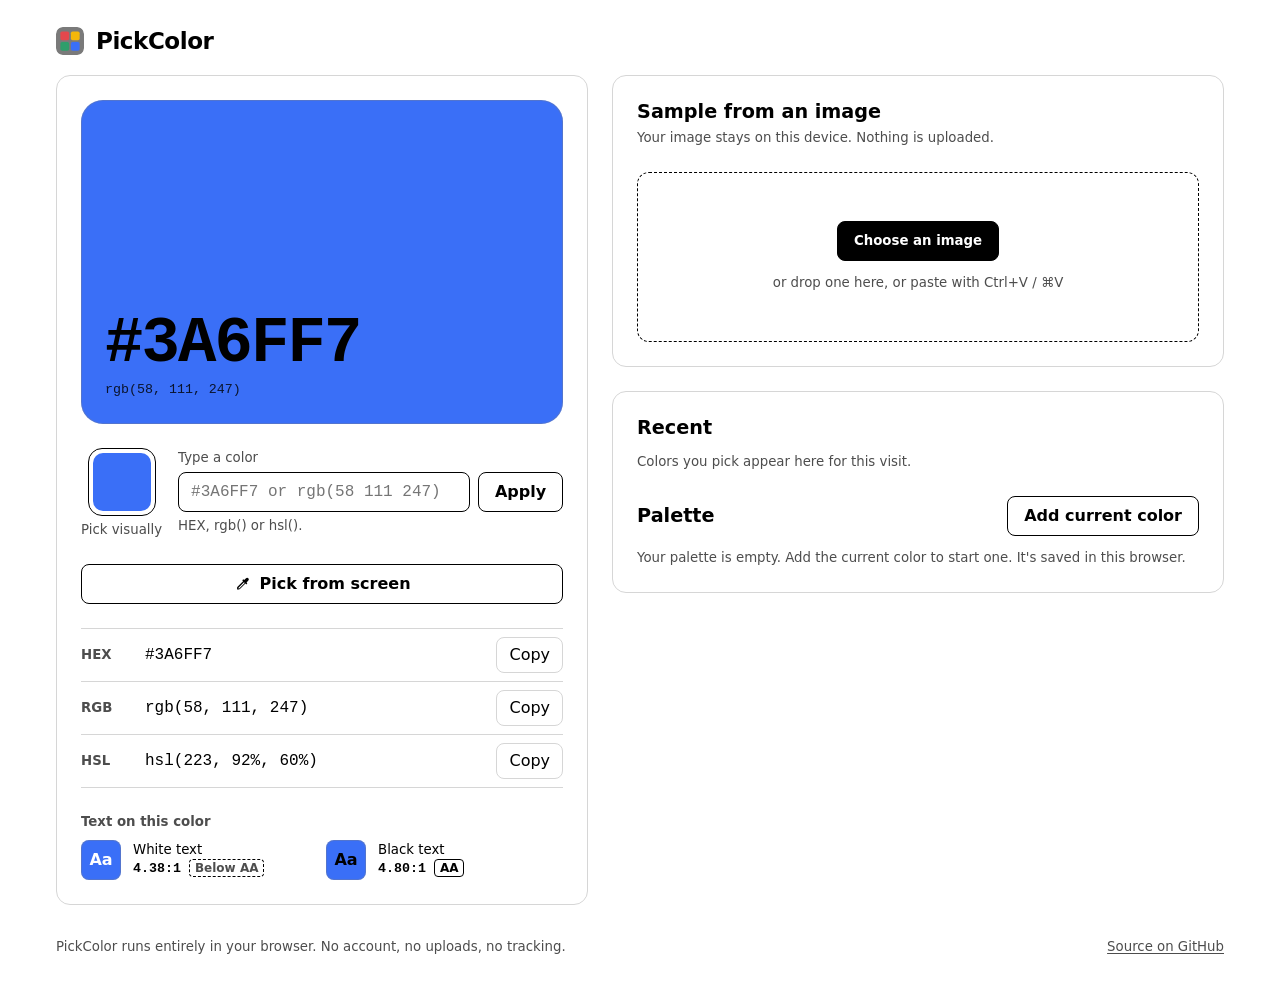
<file: index.html>
<!doctype html>
<html lang="en">
  <head>
    <meta charset="utf-8" />
    <meta name="viewport" content="width=device-width, initial-scale=1" />
    <meta name="color-scheme" content="light dark" />
    <meta
      name="description"
      content="PickColor is a free, private color picker that runs in your browser. Get HEX, RGB and HSL values, sample colors from your own images and build a palette."
    />
    <title>PickColor — color picker in your browser</title>
    <link rel="icon" href="./assets/icons/favicon.svg" type="image/svg+xml" />
    <link rel="stylesheet" href="./css/styles.css" />
    <link rel="stylesheet" href="./css/responsive.css" />
    <!-- Plain deferred scripts (not modules), so the page also works when opened
         straight from disk. Order matters: app.js runs last. -->
    <script defer src="./js/color-utils.js"></script>
    <script defer src="./js/clipboard.js"></script>
    <script defer src="./js/eyedropper.js"></script>
    <script defer src="./js/image-picker.js"></script>
    <script defer src="./js/palette.js"></script>
    <script defer src="./js/app.js"></script>
  </head>
  <body>
    <a class="skip-link" href="#main">Skip to the color workspace</a>

    <header class="masthead">
      <div class="brand">
        <img src="./assets/icons/favicon.svg" alt="" width="28" height="28" />
        <h1>PickColor</h1>
      </div>

    </header>

    <main id="main" class="workspace" tabindex="-1">
      <!-- Selected color: the focal point -->
      <section class="panel panel--color" aria-labelledby="color-heading">
        <h2 id="color-heading" class="visually-hidden">Selected color</h2>

        <div class="swatch" id="swatch" role="img" aria-label="Selected color">
          <span class="swatch__hex" id="swatch-hex">#3A6FF7</span>
          <span class="swatch__sub" id="swatch-sub">rgb(58, 111, 247)</span>
        </div>

        <div class="choose">
          <label class="color-well" for="color-input">
            <input type="color" id="color-input" value="#3a6ff7" />
            <span>Pick visually</span>
          </label>

          <form class="color-entry" id="color-entry" novalidate>
            <label for="color-text">Type a color</label>
            <div class="color-entry__row">
              <input
                type="text"
                id="color-text"
                inputmode="text"
                autocomplete="off"
                autocapitalize="off"
                spellcheck="false"
                placeholder="#3A6FF7 or rgb(58 111 247)"
                aria-describedby="color-text-hint color-text-error"
              />
              <button type="submit" class="button">Apply</button>
            </div>
            <p class="hint" id="color-text-hint">HEX, rgb() or hsl().</p>
            <p class="field-error" id="color-text-error" hidden></p>
          </form>
        </div>

        <div class="eyedropper" id="eyedropper">
          <button type="button" class="button button--wide" id="eyedropper-button" hidden>
            <svg aria-hidden="true" viewBox="0 0 24 24" width="18" height="18"><path d="M19.4 4.6a2.6 2.6 0 0 0-3.7 0l-2.2 2.2-1.1-1.1-1.4 1.4 1.1 1.1-7.4 7.4a2 2 0 0 0-.6 1.4v2.4h2.4a2 2 0 0 0 1.4-.6l7.4-7.4 1.1 1.1 1.4-1.4-1.1-1.1 2.2-2.2a2.6 2.6 0 0 0 0-3.7ZM7 18H6v-1l7.3-7.3 1 1L7 18Z" fill="currentColor"/></svg>
            Pick from screen
          </button>
          <p class="hint" id="eyedropper-note" hidden>
            Picking from anywhere on your screen needs a browser with the EyeDropper feature, such as Chrome or Edge on a computer. Sample from an image instead, or pick visually.
          </p>
        </div>

        <dl class="values" aria-label="Color values">
          <div class="values__row">
            <dt>HEX</dt>
            <dd><output id="value-hex">#3A6FF7</output></dd>
            <dd><button type="button" class="button button--quiet" data-copy="hex" aria-label="Copy HEX value">Copy</button></dd>
          </div>
          <div class="values__row">
            <dt>RGB</dt>
            <dd><output id="value-rgb">rgb(58, 111, 247)</output></dd>
            <dd><button type="button" class="button button--quiet" data-copy="rgb" aria-label="Copy RGB value">Copy</button></dd>
          </div>
          <div class="values__row">
            <dt>HSL</dt>
            <dd><output id="value-hsl">hsl(223, 92%, 60%)</output></dd>
            <dd><button type="button" class="button button--quiet" data-copy="hsl" aria-label="Copy HSL value">Copy</button></dd>
          </div>
        </dl>

        <div class="contrast" aria-labelledby="contrast-heading">
          <h3 id="contrast-heading">Text on this color</h3>
          <ul class="contrast__list">
            <li class="contrast__item" id="contrast-white">
              <span class="contrast__sample" aria-hidden="true">Aa</span>
              <span class="contrast__text"><span>White text</span><span><strong class="contrast__ratio">–</strong> <span class="contrast__rating"></span></span></span>
            </li>
            <li class="contrast__item" id="contrast-black">
              <span class="contrast__sample" aria-hidden="true">Aa</span>
              <span class="contrast__text"><span>Black text</span><span><strong class="contrast__ratio">–</strong> <span class="contrast__rating"></span></span></span>
            </li>
          </ul>
        </div>
      </section>

      <!-- Image sampling -->
      <section class="panel panel--sampler" aria-labelledby="sampler-heading">
        <div class="panel__head">
          <h2 id="sampler-heading">Sample from an image</h2>
          <p class="hint">Your image stays on this device. Nothing is uploaded.</p>
        </div>

        <div class="dropzone" id="dropzone">
          <div class="dropzone__empty" id="dropzone-empty">
            <input type="file" id="file-input" accept="image/*" class="visually-hidden" />
            <label for="file-input" class="button button--primary">Choose an image</label>
            <p>or drop one here, or paste with Ctrl+V / ⌘V</p>
          </div>

          <div class="stage" id="stage" hidden>
            <canvas
              id="sample-canvas"
              class="stage__canvas"
              tabindex="0"
              aria-label="Image to sample. Click or tap a point to pick its color."
              aria-describedby="sampler-help"
            ></canvas>
            <div class="reticle" id="reticle" hidden></div>
          </div>
        </div>

        <div class="sampler-bar" id="sampler-bar" hidden>
          <canvas class="loupe" id="loupe" width="120" height="120" aria-hidden="true"></canvas>
          <div class="sampler-bar__info">
            <p class="readout" id="hover-readout" aria-live="off">Point at the image to preview a color.</p>
            <p class="hint" id="sampler-help">Click or tap to pick. With the image selected, use the arrow keys to move (hold Shift for 10 pixels) and press Enter to pick.</p>
          </div>
          <div class="sampler-bar__actions">
            <label for="file-input" class="button button--quiet">Change image</label>
            <button type="button" class="button button--quiet" id="clear-image">Remove image</button>
          </div>
        </div>
      </section>

      <!-- Recent colors and palette -->
      <section class="panel panel--palette" aria-labelledby="palette-heading">
        <div class="recent">
          <h2 id="recent-heading">Recent</h2>
          <ul class="chips" id="recent-list" aria-labelledby="recent-heading"></ul>
          <p class="empty" id="recent-empty">Colors you pick appear here for this visit.</p>
        </div>

        <div class="palette">
          <div class="palette__head">
            <h2 id="palette-heading">Palette</h2>
            <button type="button" class="button" id="palette-add">Add current color</button>
          </div>
          <ol class="palette__list" id="palette-list" aria-labelledby="palette-heading"></ol>
          <p class="empty" id="palette-empty">Your palette is empty. Add the current color to start one. It's saved in this browser.</p>

          <div class="palette__export" id="palette-export" hidden>
            <button type="button" class="button button--quiet" id="export-css-copy">Copy as CSS variables</button>
            <button type="button" class="button button--quiet" id="export-css-download">Download CSS</button>
            <button type="button" class="button button--quiet" id="export-json-download">Download JSON</button>
            <button type="button" class="button button--quiet button--danger" id="palette-clear">Clear palette</button>
          </div>
        </div>
      </section>
    </main>

    <footer class="footer">
      <p>PickColor runs entirely in your browser. No account, no uploads, no tracking.</p>
      <p><a href="https://github.com/AnimeshHembram/PickColor">Source on GitHub</a></p>
    </footer>

    <div class="toast" id="status" role="status" aria-live="polite" aria-atomic="true"></div>

    <noscript>
      <p class="noscript">PickColor needs JavaScript to work. Turn it on in your browser settings and reload the page.</p>
    </noscript>
  </body>
</html>
</file>
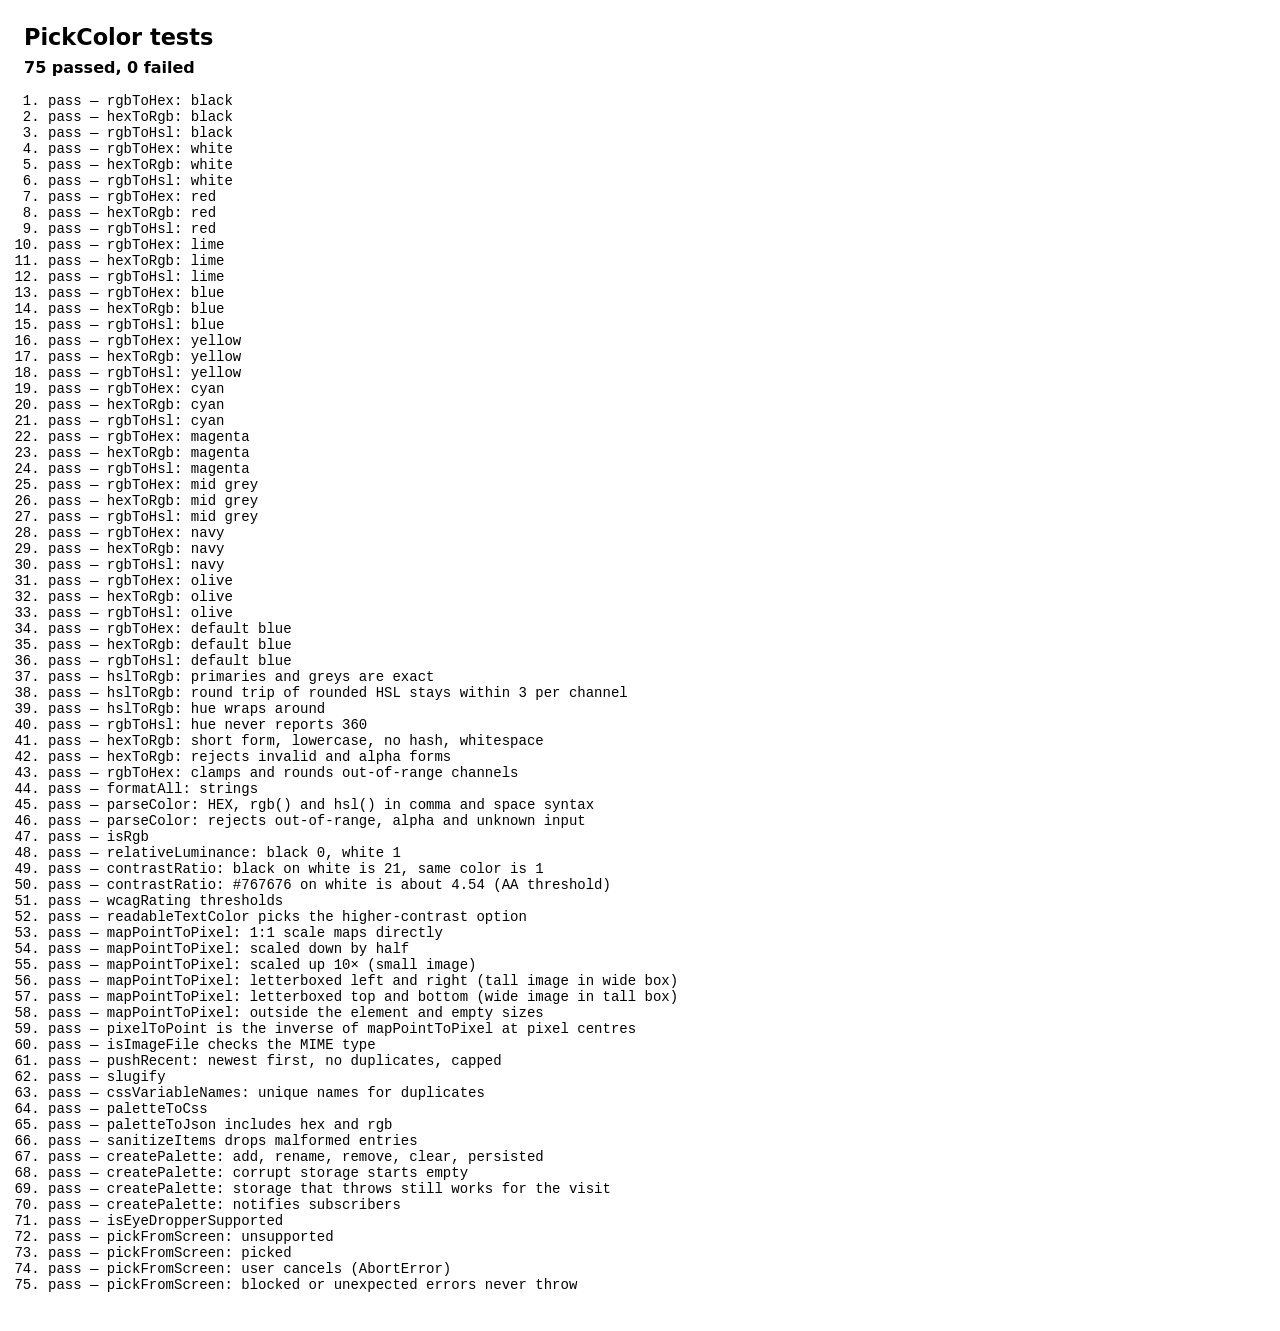
<file: tests/index.html>
<!doctype html>
<html lang="en">
  <head>
    <meta charset="utf-8" />
    <meta name="viewport" content="width=device-width, initial-scale=1" />
    <meta name="color-scheme" content="light dark" />
    <title>PickColor tests</title>
    <style>
      body {
        margin: 0;
        padding: 1.5rem;
        font-family: system-ui, sans-serif;
        background: Canvas;
        color: CanvasText;
      }
      h1 {
        font-size: 1.4rem;
        margin: 0 0 0.5rem;
      }
      #summary {
        font-weight: 650;
        margin: 0 0 1rem;
      }
      ol {
        padding-left: 1.5rem;
        font-family: ui-monospace, Consolas, monospace;
        font-size: 0.875rem;
      }
      li.fail {
        font-weight: 700;
      }
      li span {
        display: block;
        font-weight: 400;
      }
    </style>
  </head>
  <body>
    <h1>PickColor tests</h1>
    <p id="summary" role="status">Running…</p>
    <ol id="results"></ol>
    <!-- Plain scripts, so this page also works when opened straight from disk.
         Keep the order in step with tests/scripts.mjs. -->
    <script src="../js/color-utils.js"></script>
    <script src="../js/image-picker.js"></script>
    <script src="../js/palette.js"></script>
    <script src="../js/eyedropper.js"></script>
    <script src="./harness.js"></script>
    <script src="./color-utils.test.js"></script>
    <script src="./image-picker.test.js"></script>
    <script src="./palette.test.js"></script>
    <script src="./eyedropper.test.js"></script>
    <script>
      (async function () {
        const results = await window.PickColor.testHarness.run();
        const failed = results.filter((result) => !result.ok);
        const list = document.getElementById("results");

        for (const result of results) {
          const item = document.createElement("li");
          item.className = result.ok ? "pass" : "fail";
          item.textContent = (result.ok ? "pass" : "FAIL") + " — " + result.name;
          if (!result.ok) {
            const detail = document.createElement("span");
            detail.textContent = result.message;
            item.append(detail);
          }
          list.append(item);
        }

        document.getElementById("summary").textContent =
          (results.length - failed.length) + " passed, " + failed.length + " failed";
        document.title = (failed.length ? "✗" : "✓") + " PickColor tests";
        window.__testResults = results;
      })();
    </script>
  </body>
</html>
</file>
<file: css/styles.css>
/*
 * PickColor base styles.
 *
 * Design rule: a strictly black-and-white interface. Pure white with black
 * text, or pure black with white text when the system is in dark mode (there
 * is no manual switch). Greys are used only for hairlines and secondary text,
 * so the color you picked is the only color on screen. The selected color
 * swatch is the one bold element; everything else stays quiet.
 */

:root {
  color-scheme: light;

  --bg: #ffffff;
  --surface: #ffffff;
  --surface-2: #f0f0f0;
  --ink: #000000;
  --muted: #4d4d4d;
  --line: #d6d6d6;
  --line-strong: #000000;
  --danger: #000000;
  --focus-inner: #ffffff;
  --focus-outer: #000000;

  --font-ui: system-ui, -apple-system, "Segoe UI", Roboto, "Helvetica Neue", Arial, sans-serif;
  --font-value: ui-monospace, "Cascadia Mono", "SF Mono", Menlo, Consolas, "Liberation Mono", monospace;

  /* Type scale (1.2 minor third) */
  --step--1: 0.833rem;
  --step-0: 1rem;
  --step-1: 1.2rem;
  --step-2: 1.44rem;
  --step-hex: clamp(2.25rem, 5vw + 1rem, 4rem);

  --space-1: 0.25rem;
  --space-2: 0.5rem;
  --space-3: 0.75rem;
  --space-4: 1rem;
  --space-5: 1.5rem;
  --space-6: 2rem;
  --space-7: 3rem;

  --radius-swatch: 22px;
  --radius-control: 8px;
  --radius-chip: 6px;

  --speed: 140ms;
}

@media (prefers-color-scheme: dark) {
  :root {
    color-scheme: dark;
    --bg: #000000;
    --surface: #000000;
    --surface-2: #161616;
    --ink: #ffffff;
    --muted: #b3b3b3;
    --line: #3a3a3a;
    --line-strong: #ffffff;
    --danger: #ffffff;
    --focus-inner: #000000;
    --focus-outer: #ffffff;
  }
}

/* ---------- Base ---------- */

*,
*::before,
*::after {
  box-sizing: border-box;
}

html {
  -webkit-text-size-adjust: 100%;
}

body {
  margin: 0;
  min-height: 100vh;
  background: var(--bg);
  color: var(--ink);
  font-family: var(--font-ui);
  font-size: var(--step-0);
  line-height: 1.5;
}

h1,
h2,
h3,
p {
  margin: 0;
}

h2 {
  font-size: var(--step-1);
  font-weight: 650;
  line-height: 1.25;
}

h3 {
  font-size: var(--step-0);
  font-weight: 600;
}

a {
  color: inherit;
  text-underline-offset: 0.18em;
}

button,
input {
  font: inherit;
  color: inherit;
}

[hidden] {
  display: none !important;
}

:focus-visible {
  outline: 2px solid var(--focus-outer);
  outline-offset: 2px;
  box-shadow: 0 0 0 2px var(--focus-inner);
}

.visually-hidden {
  position: absolute !important;
  width: 1px;
  height: 1px;
  margin: -1px;
  padding: 0;
  overflow: hidden;
  clip: rect(0 0 0 0);
  white-space: nowrap;
  border: 0;
}

.skip-link {
  position: absolute;
  left: var(--space-4);
  top: -3rem;
  z-index: 10;
  padding: var(--space-2) var(--space-4);
  background: var(--ink);
  color: var(--bg);
  border-radius: var(--radius-control);
}

.skip-link:focus {
  top: var(--space-4);
}

.hint {
  color: var(--muted);
  font-size: var(--step--1);
  max-width: 60ch;
}

.empty {
  color: var(--muted);
  font-size: var(--step--1);
}

/* ---------- Buttons ---------- */

.button {
  display: inline-flex;
  align-items: center;
  justify-content: center;
  gap: var(--space-2);
  min-height: 2.5rem;
  padding: 0 var(--space-4);
  border: 1px solid var(--line-strong);
  border-radius: var(--radius-control);
  background: var(--surface);
  color: var(--ink);
  font-weight: 550;
  line-height: 1;
  cursor: pointer;
  white-space: nowrap;
  transition: background-color var(--speed), border-color var(--speed);
}

.button:hover {
  background: var(--surface-2);
}

.button:active {
  transform: translateY(1px);
}

.button--primary {
  background: var(--ink);
  border-color: var(--ink);
  color: var(--bg);
}

.button--primary:hover {
  background: var(--ink);
  opacity: 0.88;
}

.button--quiet {
  border-color: var(--line);
  background: transparent;
  min-height: 2.25rem;
  padding: 0 var(--space-3);
  font-weight: 500;
}

.button--danger {
  border-style: dashed;
}

.button--wide {
  width: 100%;
}

.button.is-done {
  border-color: var(--ink);
}

/* ---------- Masthead ---------- */

.masthead {
  display: flex;
  align-items: center;
  justify-content: space-between;
  gap: var(--space-4);
  max-width: 76rem;
  margin: 0 auto;
  padding: var(--space-5) var(--space-5) var(--space-4);
}

.brand {
  display: flex;
  align-items: center;
  gap: var(--space-3);
}

.brand img {
  border-radius: 7px;
}

.brand h1 {
  font-size: var(--step-2);
  font-weight: 700;
  letter-spacing: -0.02em;
}

/* ---------- Workspace layout ---------- */

.workspace {
  display: grid;
  grid-template-columns: minmax(0, 1fr) minmax(0, 1.15fr);
  grid-template-areas:
    "color sampler"
    "color palette";
  /* The second row absorbs extra height so the right column stays packed at the top */
  grid-template-rows: auto 1fr;
  align-items: start;
  gap: var(--space-5);
  max-width: 76rem;
  margin: 0 auto;
  padding: 0 var(--space-5) var(--space-6);
}

.workspace:focus {
  outline: none;
}

.panel {
  display: grid;
  gap: var(--space-5);
  padding: var(--space-5);
  background: var(--surface);
  border: 1px solid var(--line);
  border-radius: 14px;
  min-width: 0;
}

.panel--color {
  grid-area: color;
  /* Set from JavaScript; shared by the swatch and the contrast samples */
  --swatch-color: #3a6ff7;
  --swatch-ink: #ffffff;
}

.panel--sampler {
  grid-area: sampler;
}

.panel--palette {
  grid-area: palette;
}

.panel__head {
  display: grid;
  gap: var(--space-1);
}

/* ---------- Swatch (the focal point) ---------- */

.swatch {
  position: relative;
  display: flex;
  flex-direction: column;
  justify-content: flex-end;
  gap: var(--space-1);
  min-height: clamp(13rem, 36vh, 22rem);
  padding: var(--space-5);
  border-radius: var(--radius-swatch);
  background: var(--swatch-color);
  color: var(--swatch-ink);
  /* Thin neutral edge keeps very light or very dark picks visible against the page */
  box-shadow: inset 0 0 0 1px rgb(128 128 128 / 0.35);
  transition: background-color var(--speed) ease-out, color var(--speed) ease-out;
}

.swatch__hex {
  font-family: var(--font-value);
  font-size: var(--step-hex);
  font-weight: 600;
  letter-spacing: -0.03em;
  line-height: 1;
  font-variant-numeric: tabular-nums;
}

.swatch__sub {
  font-family: var(--font-value);
  font-size: var(--step--1);
  opacity: 0.82;
}

/* ---------- Choosing a color ---------- */

.choose {
  display: grid;
  grid-template-columns: auto minmax(0, 1fr);
  gap: var(--space-4);
  align-items: start;
}

.color-well {
  display: grid;
  justify-items: center;
  gap: var(--space-1);
  font-size: var(--step--1);
  color: var(--muted);
  cursor: pointer;
}

.color-well input {
  width: 4.25rem;
  height: 4.25rem;
  padding: 0;
  border: 1px solid var(--line-strong);
  border-radius: 14px;
  background: none;
  cursor: pointer;
}

.color-well input::-webkit-color-swatch-wrapper {
  padding: 4px;
}

.color-well input::-webkit-color-swatch {
  border: none;
  border-radius: 10px;
}

.color-well input::-moz-color-swatch {
  border: none;
  border-radius: 10px;
}

.color-entry {
  display: grid;
  grid-template-columns: minmax(0, 1fr);
  gap: var(--space-1);
}

.color-entry > label {
  font-size: var(--step--1);
  color: var(--muted);
}

.color-entry__row {
  display: flex;
  gap: var(--space-2);
}

.color-entry input {
  flex: 1 1 auto;
  width: 0; /* let flex decide; the input's built-in width would overflow narrow screens */
  min-width: 0;
  min-height: 2.5rem;
  padding: 0 var(--space-3);
  border: 1px solid var(--line-strong);
  border-radius: var(--radius-control);
  background: var(--bg);
  font-family: var(--font-value);
  font-size: var(--step-0);
}

.color-entry input[aria-invalid="true"] {
  border-color: var(--ink);
  border-style: dashed;
  box-shadow: inset 0 0 0 1px var(--ink);
}

.field-error {
  color: var(--ink);
  font-size: var(--step--1);
  font-weight: 650;
}

.field-error::before {
  content: "⚠ ";
}

.eyedropper {
  display: grid;
  gap: var(--space-2);
}

/* ---------- Values ---------- */

.values {
  margin: 0;
  display: grid;
  border-top: 1px solid var(--line);
}

.values__row {
  display: grid;
  grid-template-columns: 3.25rem minmax(0, 1fr) auto;
  align-items: center;
  gap: var(--space-3);
  padding: var(--space-2) 0;
  border-bottom: 1px solid var(--line);
}

.values dt {
  font-size: var(--step--1);
  font-weight: 650;
  color: var(--muted);
}

.values dd {
  margin: 0;
  min-width: 0;
}

.values output {
  display: block;
  overflow-wrap: anywhere;
  font-family: var(--font-value);
  font-size: var(--step-0);
  user-select: all;
}

/* ---------- Contrast ---------- */

.contrast {
  display: grid;
  gap: var(--space-2);
}

.contrast h3 {
  font-size: var(--step--1);
  color: var(--muted);
}

.contrast__list {
  display: grid;
  grid-template-columns: 1fr 1fr;
  gap: var(--space-2);
  margin: 0;
  padding: 0;
  list-style: none;
}

.contrast__item {
  display: flex;
  align-items: center;
  gap: var(--space-3);
  font-size: var(--step--1);
}

.contrast__sample {
  display: grid;
  place-items: center;
  flex: none;
  width: 2.5rem;
  height: 2.5rem;
  border-radius: var(--radius-control);
  background: var(--swatch-color, #3a6ff7);
  box-shadow: inset 0 0 0 1px rgb(128 128 128 / 0.35);
  font-weight: 700;
  font-size: 1rem;
}

#contrast-white .contrast__sample {
  color: #ffffff;
}

#contrast-black .contrast__sample {
  color: #000000;
}

.contrast__text {
  display: grid;
  line-height: 1.35;
}

.contrast__ratio {
  font-family: var(--font-value);
  font-weight: 600;
}

.contrast__rating {
  display: inline-block;
  margin-left: var(--space-1);
  padding: 0 0.4em;
  border: 1px solid var(--line-strong);
  border-radius: 4px;
  font-size: 0.75rem;
  font-weight: 650;
}

.contrast__rating[data-rating="Fail"] {
  border-style: dashed;
  color: var(--muted);
}

/* ---------- Image sampler ---------- */

.dropzone {
  position: relative;
  border: 1.5px dashed var(--line-strong);
  border-radius: 12px;
  background: var(--bg);
  transition: border-color var(--speed), background-color var(--speed);
}

.dropzone.is-dragging {
  border-style: solid;
  border-color: var(--ink);
  background: var(--surface-2);
}

.dropzone.has-image {
  border-style: solid;
  border-color: var(--line);
}

.dropzone__empty {
  display: grid;
  justify-items: center;
  gap: var(--space-3);
  padding: var(--space-7) var(--space-4);
  text-align: center;
  color: var(--muted);
  font-size: var(--step--1);
}

/* The file input is visually hidden; show focus on the label that opens it */
.dropzone__empty input:focus-visible + label {
  outline: 2px solid var(--focus-outer);
  outline-offset: 2px;
  box-shadow: 0 0 0 2px var(--focus-inner);
}

.stage {
  position: relative;
  padding: var(--space-2);
  /* Neutral checkerboard shows through transparent pixels */
  background-color: var(--surface-2);
  background-image:
    linear-gradient(45deg, var(--line) 25%, transparent 25%),
    linear-gradient(-45deg, var(--line) 25%, transparent 25%),
    linear-gradient(45deg, transparent 75%, var(--line) 75%),
    linear-gradient(-45deg, transparent 75%, var(--line) 75%);
  background-size: 16px 16px;
  background-position: 0 0, 0 8px, 8px -8px, -8px 0;
  border-radius: 11px;
}

.stage__canvas {
  display: block;
  width: 100%;
  height: auto;
  max-height: 62vh;
  object-fit: contain;
  cursor: crosshair;
  touch-action: manipulation;
  /* No border or padding here: pixel mapping reads this element's box */
  border: 0;
  padding: 0;
}

.stage__canvas.is-pixelated {
  image-rendering: pixelated;
}

.stage__canvas:focus-visible {
  outline-offset: 4px;
}

.reticle {
  position: absolute;
  pointer-events: none;
  border: 2px solid #ffffff;
  border-radius: 2px;
  box-shadow: 0 0 0 1px #000000, inset 0 0 0 1px #000000;
}

.sampler-bar {
  display: grid;
  grid-template-columns: auto minmax(0, 1fr);
  gap: var(--space-3) var(--space-4);
  align-items: center;
}

.loupe {
  width: 96px;
  height: 96px;
  border-radius: 10px;
  border: 1px solid var(--line-strong);
  background: var(--surface-2);
  image-rendering: pixelated;
}

.sampler-bar__info {
  display: grid;
  gap: var(--space-1);
}

.readout {
  display: flex;
  align-items: center;
  gap: var(--space-2);
  font-family: var(--font-value);
  font-size: var(--step--1);
  min-height: 1.5rem;
}

.readout__chip {
  flex: none;
  width: 1.25rem;
  height: 1.25rem;
  border-radius: 4px;
  box-shadow: inset 0 0 0 1px rgb(128 128 128 / 0.5);
}

.sampler-bar__actions {
  grid-column: 1 / -1;
  display: flex;
  flex-wrap: wrap;
  gap: var(--space-2);
}

/* ---------- Recent and palette ---------- */

.recent,
.palette {
  display: grid;
  gap: var(--space-3);
}

.chips {
  display: flex;
  flex-wrap: wrap;
  gap: var(--space-2);
  margin: 0;
  padding: 0;
  list-style: none;
}

.chip {
  width: 2.25rem;
  height: 2.25rem;
  padding: 0;
  border: 0;
  border-radius: var(--radius-chip);
  box-shadow: inset 0 0 0 1px rgb(128 128 128 / 0.4);
  cursor: pointer;
}

.chip:hover {
  transform: translateY(-1px);
}

.palette__head {
  display: flex;
  align-items: center;
  justify-content: space-between;
  gap: var(--space-3);
}

.palette__list {
  display: grid;
  gap: var(--space-2);
  margin: 0;
  padding: 0;
  list-style: none;
}

.palette-item {
  display: grid;
  grid-template-columns: 2.5rem minmax(0, 1fr) auto auto;
  align-items: center;
  gap: var(--space-3);
}

.palette-item .chip {
  width: 2.5rem;
  height: 2.5rem;
}

.palette-item__name {
  min-width: 0;
  min-height: 2.25rem;
  padding: 0 var(--space-2);
  border: 1px solid transparent;
  border-radius: var(--radius-control);
  background: transparent;
  font-weight: 550;
}

.palette-item__name:hover {
  border-color: var(--line);
}

.palette-item__name:focus {
  border-color: var(--line-strong);
  background: var(--bg);
}

.palette-item__hex {
  font-family: var(--font-value);
  font-size: var(--step--1);
  color: var(--muted);
}

.palette-item__remove {
  width: 2.25rem;
  padding: 0;
}

.palette__export {
  display: flex;
  flex-wrap: wrap;
  gap: var(--space-2);
  padding-top: var(--space-2);
  border-top: 1px solid var(--line);
}

/* ---------- Footer, status ---------- */

.footer {
  display: flex;
  flex-wrap: wrap;
  justify-content: space-between;
  gap: var(--space-2) var(--space-5);
  max-width: 76rem;
  margin: 0 auto;
  padding: 0 var(--space-5) var(--space-6);
  color: var(--muted);
  font-size: var(--step--1);
}

.toast {
  position: fixed;
  left: 50%;
  bottom: var(--space-5);
  z-index: 20;
  max-width: min(32rem, calc(100vw - 2rem));
  padding: var(--space-3) var(--space-4);
  border-radius: 10px;
  background: var(--ink);
  color: var(--bg);
  font-size: var(--step--1);
  font-weight: 550;
  box-shadow: 0 6px 24px rgb(0 0 0 / 0.22);
  transform: translate(-50%, 0);
  opacity: 1;
  transition: opacity 180ms, transform 180ms;
}

.toast:empty,
.toast.is-hidden {
  opacity: 0;
  transform: translate(-50%, 8px);
  pointer-events: none;
}

.toast.is-error {
  outline: 2px solid var(--bg);
  outline-offset: -5px;
}

.noscript {
  max-width: 40rem;
  margin: var(--space-5) auto;
  padding: var(--space-4);
  border: 1px solid var(--line-strong);
  border-radius: var(--radius-control);
}

/* ---------- Motion ---------- */

@media (prefers-reduced-motion: reduce) {
  *,
  *::before,
  *::after {
    transition-duration: 0.01ms !important;
    animation-duration: 0.01ms !important;
  }

  .button:active,
  .chip:hover {
    transform: none;
  }
}
</file>
<file: css/responsive.css>
/* Narrow-viewport adjustments. Base styles live in styles.css. */

/* Tablet and small laptop: stack into one column, swatch first */
@media (max-width: 860px) {
  .workspace {
    grid-template-columns: minmax(0, 1fr);
    grid-template-areas:
      "color"
      "sampler"
      "palette";
  }

  .swatch {
    min-height: clamp(11rem, 30vh, 16rem);
  }
}

/* Phones */
@media (max-width: 520px) {
  .masthead {
    padding: var(--space-4) var(--space-4) var(--space-3);
  }

  .brand h1 {
    font-size: var(--step-1);
  }

  .workspace {
    gap: var(--space-4);
    padding: 0 var(--space-4) var(--space-5);
  }

  .panel {
    padding: var(--space-4);
    gap: var(--space-4);
  }

  .swatch {
    padding: var(--space-4);
  }

  .choose {
    grid-template-columns: minmax(0, 1fr);
  }

  .color-well {
    grid-template-columns: auto 1fr;
    justify-items: start;
    align-items: center;
    gap: var(--space-3);
  }

  .color-well input {
    width: 3rem;
    height: 3rem;
  }

  .contrast__list {
    grid-template-columns: minmax(0, 1fr);
  }

  .dropzone__empty {
    padding: var(--space-6) var(--space-4);
  }

  .loupe {
    width: 72px;
    height: 72px;
  }

  .palette-item {
    grid-template-columns: 2.5rem minmax(0, 1fr) auto;
  }

  .palette-item__hex {
    display: none;
  }

  .footer {
    padding: 0 var(--space-4) var(--space-5);
  }
}
</file>
